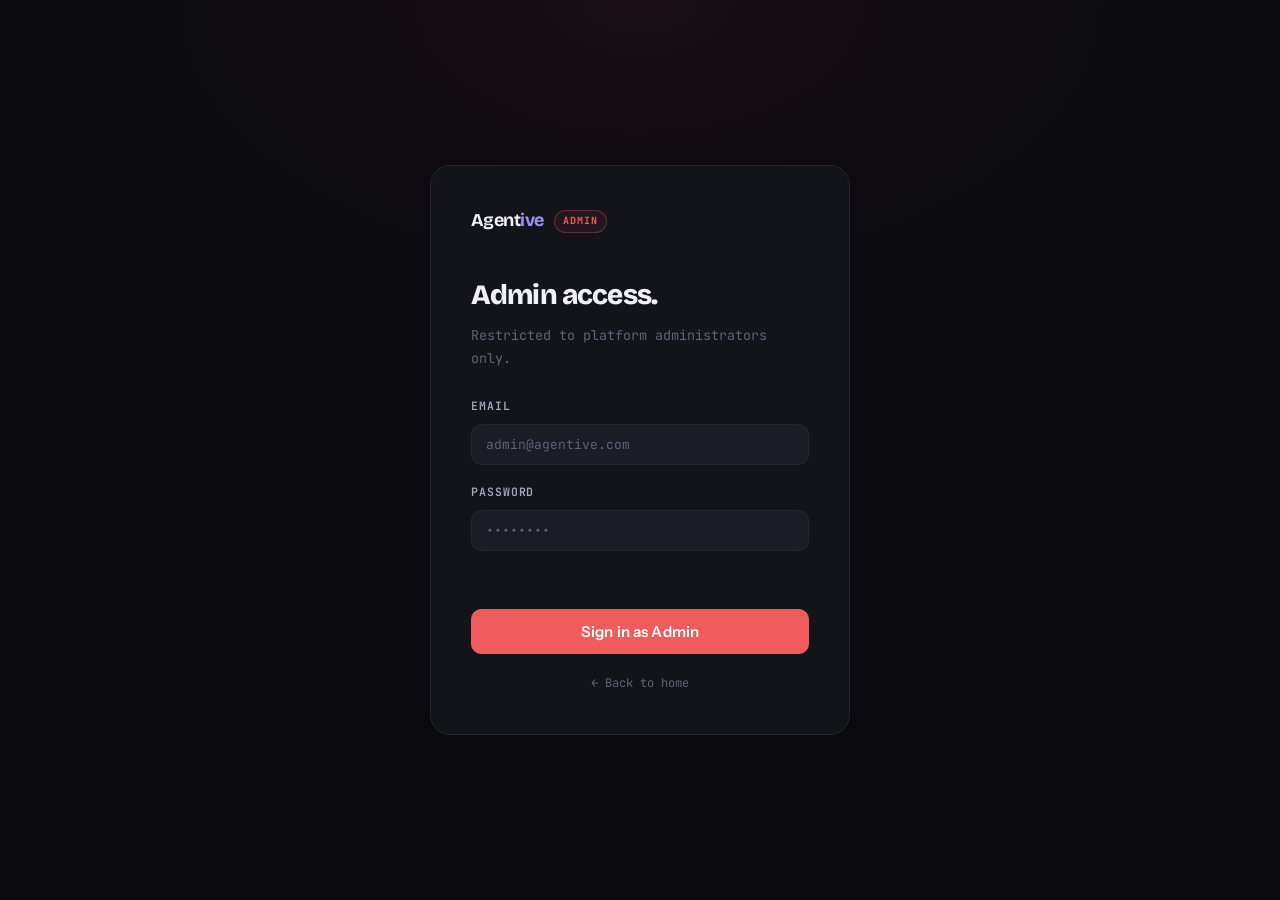
<file: frontend/admin-login.html>
<!DOCTYPE html>
<html lang="en">
<head>
  <meta charset="UTF-8"/>
  <meta name="viewport" content="width=device-width, initial-scale=1.0"/>
  <title>Admin — Agentive</title>
  <link rel="stylesheet" href="css/global.css"/>
  <link rel="stylesheet" href="css/admin.css"/>
</head>
<body>
<div class="admin-login-page">
  <div class="admin-login-card">

    <div class="admin-logo">
      <div class="navbar-logo" style="margin:0">Agent<span>ive</span></div>
      <span class="admin-logo-badge">Admin</span>
    </div>

    <h1 class="admin-login-title">Admin access.</h1>
    <p class="admin-login-sub">Restricted to platform administrators only.</p>

    <form class="admin-form" id="admin-form" onsubmit="return false">
      <div class="form-group">
        <label for="admin-email">Email</label>
        <input id="admin-email" type="email"
          placeholder="admin@agentive.com" autocomplete="email" required/>
      </div>
      <div class="form-group">
        <label for="admin-password">Password</label>
        <input id="admin-password" type="password"
          placeholder="••••••••" required/>
      </div>
      <p class="error-msg" id="admin-error"></p>
      <button type="submit" class="btn btn-primary">Sign in as Admin</button>
    </form>

    <p style="margin-top:20px;font-size:12px;color:var(--text-3);font-family:var(--font-mono);text-align:center">
      <a href="index.html" style="color:var(--text-3)">← Back to home</a>
    </p>
  </div>
</div>

<script type="module">
  const BASE = 'https://automated-agent-builder.onrender.com';

  document.getElementById('admin-form').addEventListener('submit', async e => {
    e.preventDefault();
    const errEl = document.getElementById('admin-error');
    const btn   = e.target.querySelector('button[type=submit]');
    errEl.textContent = '';
    btn.disabled = true; btn.textContent = 'Signing in…';

    const email    = document.getElementById('admin-email').value.trim();
    const password = document.getElementById('admin-password').value;

    try {
      const res = await fetch(`${BASE}/api/v1/admin/login`, {
        method: 'POST',
        headers: { 'Content-Type': 'application/json' },
        body: JSON.stringify({ email, password }),
      });
      const data = await res.json();
      if (!res.ok) throw new Error(data.detail || 'Invalid credentials');

      sessionStorage.setItem('admin_token', data.access_token);
      window.location.href = '/admin-dashboard.html';
    } catch (err) {
      errEl.textContent = err.message;
      btn.disabled = false; btn.textContent = 'Sign in as Admin';
    }
  });
</script>
</body>
</html>
</file>
<file: frontend/css/global.css>
@import url('https://fonts.googleapis.com/css2?family=Bricolage+Grotesque:opsz,wght@12..96,300;12..96,400;12..96,500;12..96,600;12..96,700;12..96,800&family=Instrument+Sans:ital,wght@0,400;0,500;0,600;0,700;1,400&family=JetBrains+Mono:wght@300;400;500&display=swap');

*, *::before, *::after { box-sizing: border-box; margin: 0; padding: 0; }

:root {
  /* Core palette */
  --ink:         #0a0a0f;
  --ink-2:       #13131a;
  --ink-3:       #1c1c26;
  --line:        #252530;
  --line-hi:     #333340;
  --fog:         #5a5a72;
  --mist:        #8888a0;
  --text:        #f0f0f5;
  --text-2:      #a8a8c0;
  --text-3:      #606078;

  /* Brand */
  --violet:      #7c6df0;
  --violet-2:    #9d91f5;
  --violet-3:    #5046c8;
  --violet-glow: rgba(124,109,240,0.12);
  --violet-dim:  rgba(124,109,240,0.06);

  /* Semantic */
  --danger:      #f05c5c;
  --danger-bg:   rgba(240,92,92,0.07);
  --success:     #4ade80;
  --warn:        #f0b429;

  /* Shape */
  --r-xs: 4px;
  --r-sm: 6px;
  --r:    10px;
  --r-lg: 14px;
  --r-xl: 20px;
  --r-2xl:28px;

  /* Type */
  --font-display: 'Bricolage Grotesque', sans-serif;
  --font-body:    'Instrument Sans', sans-serif;
  --font-mono:    'JetBrains Mono', monospace;

  /* Motion */
  --ease:     cubic-bezier(0.16, 1, 0.3, 1);
  --ease-out: cubic-bezier(0, 0, 0.2, 1);
  --t:        160ms;
  --t-slow:   320ms;

  /* Shadows */
  --shadow-sm: 0 1px 4px rgba(0,0,0,0.5);
  --shadow:    0 4px 20px rgba(0,0,0,0.55);
  --shadow-lg: 0 12px 48px rgba(0,0,0,0.7);
  --glow:      0 0 0 1px var(--violet), 0 0 24px var(--violet-glow);
}

html, body {
  background: var(--ink);
  color: var(--text);
  font-family: var(--font-body);
  font-size: 15px;
  line-height: 1.65;
  min-height: 100vh;
  -webkit-font-smoothing: antialiased;
  -moz-osx-font-smoothing: grayscale;
}

a { color: inherit; text-decoration: none; }
button { font-family: var(--font-body); cursor: pointer; border: none; outline: none; background: none; }
img { display: block; max-width: 100%; }

input, textarea, select {
  font-family: var(--font-mono);
  font-size: 13px;
  background: var(--ink-3);
  color: var(--text);
  border: 1px solid var(--line);
  border-radius: var(--r);
  padding: 11px 14px;
  width: 100%;
  outline: none;
  transition: border-color var(--t) var(--ease), box-shadow var(--t) var(--ease);
}
input:focus, textarea:focus, select:focus {
  border-color: var(--violet);
  box-shadow: 0 0 0 3px var(--violet-glow);
}
input::placeholder, textarea::placeholder { color: var(--text-3); }
select option { background: var(--ink-2); }

::-webkit-scrollbar { width: 3px; height: 3px; }
::-webkit-scrollbar-track { background: transparent; }
::-webkit-scrollbar-thumb { background: var(--line-hi); border-radius: 99px; }

/* ─── Buttons ─────────────────────────────────────────────────────── */
.btn {
  display: inline-flex; align-items: center; justify-content: center; gap: 8px;
  padding: 10px 20px; border-radius: var(--r); border: 1px solid transparent;
  font-family: var(--font-body); font-size: 14px; font-weight: 600;
  letter-spacing: 0.01em; cursor: pointer; white-space: nowrap;
  transition: all var(--t) var(--ease); position: relative; overflow: hidden;
}
.btn:disabled { opacity: 0.35; cursor: not-allowed; pointer-events: none; }

.btn-primary {
  background: var(--violet); color: #fff; border-color: var(--violet);
}
.btn-primary:hover {
  background: var(--violet-2); border-color: var(--violet-2);
  transform: translateY(-1px); box-shadow: 0 6px 24px rgba(124,109,240,0.35);
}

.btn-outline {
  background: transparent; color: var(--text); border-color: var(--line-hi);
}
.btn-outline:hover { border-color: var(--violet); color: var(--violet-2); background: var(--violet-dim); }

.btn-ghost {
  background: transparent; color: var(--text-2); border-color: transparent;
}
.btn-ghost:hover { color: var(--text); background: var(--ink-3); }

.btn-danger {
  background: transparent; color: var(--danger); border-color: transparent;
}
.btn-danger:hover { background: var(--danger-bg); }

.btn-sm { padding: 6px 14px; font-size: 13px; }
.btn-lg { padding: 14px 28px; font-size: 15px; font-weight: 700; }
.btn-icon { padding: 8px; border-radius: var(--r-sm); }

/* ─── Navbar ──────────────────────────────────────────────────────── */
.navbar {
  display: flex; align-items: center; justify-content: space-between;
  padding: 0 28px; border-bottom: 1px solid var(--line);
  background: rgba(10,10,15,0.88); backdrop-filter: blur(20px);
  position: sticky; top: 0; z-index: 200; height: 60px;
}
.navbar-logo {
  font-family: var(--font-display); font-size: 18px; font-weight: 700;
  color: var(--text); letter-spacing: -0.03em; user-select: none;
}
.navbar-logo span {
  color: var(--violet-2);
}
.navbar-right { display: flex; align-items: center; gap: 10px; }
.navbar-user {
  font-family: var(--font-mono); font-size: 12px; color: var(--text-3);
  padding: 4px 12px; border-radius: 99px; border: 1px solid var(--line);
  background: var(--ink-2);
}

/* ─── Tags ────────────────────────────────────────────────────────── */
.tag {
  display: inline-flex; align-items: center;
  padding: 2px 10px; border-radius: 99px;
  font-size: 10px; font-weight: 700; letter-spacing: 0.07em;
  text-transform: uppercase; font-family: var(--font-mono);
}
.tag-platform {
  background: rgba(124,109,240,0.1); color: var(--violet-2);
  border: 1px solid rgba(124,109,240,0.25);
}
.tag-user {
  background: var(--ink-3); color: var(--text-3); border: 1px solid var(--line);
}

/* ─── Form group ──────────────────────────────────────────────────── */
.form-group { display: flex; flex-direction: column; gap: 8px; }
.form-group label {
  font-size: 11.5px; font-weight: 600; letter-spacing: 0.08em;
  text-transform: uppercase; color: var(--text-2); font-family: var(--font-mono);
}
.form-group small {
  font-size: 12px; color: var(--text-3); font-family: var(--font-mono); line-height: 1.55;
}
.error-msg {
  color: var(--danger); font-size: 12.5px; font-family: var(--font-mono); min-height: 18px;
}

/* ─── Toast ───────────────────────────────────────────────────────── */
#toast-container {
  position: fixed; bottom: 28px; right: 28px; z-index: 9999;
  display: flex; flex-direction: column; gap: 8px; pointer-events: none;
}
.toast {
  display: flex; align-items: center; gap: 10px;
  padding: 12px 18px; border-radius: var(--r); max-width: 320px;
  font-size: 13.5px; line-height: 1.4; font-family: var(--font-body);
  background: var(--ink-3); border: 1px solid var(--line-hi);
  box-shadow: var(--shadow-lg); pointer-events: all;
  animation: tIn var(--t) var(--ease) forwards;
}
.toast.toast-error   { background: #150d0d; border-color: rgba(240,92,92,0.3); color: #f08080; }
.toast.toast-success { background: #0d150f; border-color: rgba(74,222,128,0.3); color: var(--success); }
.toast.toast-info    { color: var(--text-2); }
.toast.out { animation: tOut 180ms var(--ease-out) forwards; }
@keyframes tIn  { from { opacity:0; transform: translateY(10px) scale(.96); } to { opacity:1; transform:none; } }
@keyframes tOut { to   { opacity:0; transform: translateY(10px) scale(.96); } }

/* ─── Confirm ─────────────────────────────────────────────────────── */
.confirm-overlay {
  position: fixed; inset: 0; z-index: 9998; background: rgba(0,0,0,0.75);
  backdrop-filter: blur(8px); display: grid; place-items: center;
  animation: fadeIn 150ms var(--ease);
}
.confirm-box {
  background: var(--ink-2); border: 1px solid var(--line-hi);
  border-radius: var(--r-xl); padding: 32px; max-width: 380px; width: 90%;
  box-shadow: var(--shadow-lg); animation: slideUp 200ms var(--ease);
}
.confirm-box h3 {
  font-family: var(--font-display); font-size: 20px; font-weight: 700;
  margin-bottom: 10px; letter-spacing: -0.02em;
}
.confirm-box p  { font-size: 14px; color: var(--text-2); margin-bottom: 28px; line-height: 1.55; }
.confirm-actions{ display: flex; gap: 10px; justify-content: flex-end; }
@keyframes fadeIn  { from { opacity: 0; } to { opacity: 1; } }
@keyframes slideUp { from { transform: translateY(16px); opacity: 0; } to { transform: none; opacity: 1; } }

/* ─── Skeleton ────────────────────────────────────────────────────── */
.skeleton {
  background: linear-gradient(90deg, var(--ink-2) 25%, var(--ink-3) 50%, var(--ink-2) 75%);
  background-size: 200% 100%;
  animation: shimmer 1.5s infinite;
  border-radius: var(--r-lg);
}
@keyframes shimmer { 0% { background-position: 200% 0; } 100% { background-position: -200% 0; } }

/* ─── Section header ──────────────────────────────────────────────── */
.section-eyebrow {
  font-family: var(--font-mono); font-size: 11px; font-weight: 500;
  letter-spacing: 0.12em; text-transform: uppercase; color: var(--violet-2);
  margin-bottom: 12px; display: flex; align-items: center; gap: 10px;
}
.section-eyebrow::before {
  content: ''; width: 24px; height: 1px; background: var(--violet-2); display: block;
}

/* ─── Navbar user pill (clickable profile link) ───────────────────── */
.navbar-user-pill {
  display: flex; align-items: center; gap: 8px;
  padding: 4px 12px 4px 5px;
  border-radius: 99px; border: 1px solid var(--line);
  background: var(--ink-2); text-decoration: none;
  transition: all var(--t) var(--ease); cursor: pointer;
  font-family: var(--font-mono); font-size: 12.5px; color: var(--text-2);
  min-width: 80px;
}
.navbar-user-pill:hover {
  border-color: var(--violet); color: var(--violet-2);
  background: rgba(124,109,240,0.07);
}
.navbar-user-avatar {
  width: 26px; height: 26px; border-radius: 50%;
  background: linear-gradient(135deg, var(--violet), var(--violet-2));
  display: grid; place-items: center;
  font-size: 10px; font-weight: 800; color: #fff;
  flex-shrink: 0; font-family: var(--font-display);
}
</file>
<file: frontend/css/admin.css>
/* ═══════════════════════════════════════════════════════════════════
   admin.css — Styles for teammate's admin HTML structure
   Targets: .admin-layout, .admin-main, .stats-bar, .stat-card,
            .panel, .flags-table, .user-grid, .user-card, .drawer
═══════════════════════════════════════════════════════════════════ */

/* ── Layout ───────────────────────────────────────────────────────── */
.admin-layout {
  display: grid;
  grid-template-rows: 60px 1fr;
  min-height: 100vh;
  background: var(--ink);
}

.admin-main {
  padding: 40px 40px;
  max-width: 1200px;
  margin: 0 auto;
  width: 100%;
}

/* ── Page header ──────────────────────────────────────────────────── */
.page-header {
  margin-bottom: 36px;
}
.page-title {
  font-family: var(--font-display);
  font-size: 30px;
  font-weight: 800;
  letter-spacing: -0.03em;
  color: var(--text);
  margin-bottom: 6px;
}
.page-subtitle {
  font-size: 14px;
  color: var(--text-3);
  font-family: var(--font-mono);
}

/* ── Stats bar ────────────────────────────────────────────────────── */
.stats-bar {
  display: grid;
  grid-template-columns: repeat(auto-fill, minmax(210px, 1fr));
  gap: 14px;
  margin-bottom: 36px;
}

.stat-card {
  background: var(--ink-2);
  border: 1px solid var(--line);
  border-radius: var(--r-lg);
  padding: 20px 24px;
  transition: border-color var(--t-slow) var(--ease), transform var(--t-slow) var(--ease);
}
.stat-card:hover {
  border-color: rgba(240, 92, 92, 0.3);
  transform: translateY(-2px);
}
.stat-card-title {
  font-size: 11px;
  font-weight: 600;
  letter-spacing: 0.1em;
  text-transform: uppercase;
  color: var(--text-3);
  font-family: var(--font-mono);
  margin-bottom: 10px;
}
.stat-card-value {
  font-family: var(--font-display);
  font-size: 36px;
  font-weight: 800;
  letter-spacing: -0.04em;
  color: var(--text);
  line-height: 1;
  margin-bottom: 4px;
}
.stat-card-sub {
  font-size: 12px;
  color: var(--text-3);
  font-family: var(--font-mono);
}

/* ── Badge ────────────────────────────────────────────────────────── */
.badge {
  display: inline-flex;
  align-items: center;
  justify-content: center;
  min-width: 20px;
  height: 20px;
  padding: 0 6px;
  border-radius: 99px;
  background: var(--danger);
  color: #fff;
  font-size: 11px;
  font-weight: 700;
  font-family: var(--font-mono);
  margin-left: 8px;
}
.badge:empty { display: none; }

/* ── Section label ────────────────────────────────────────────────── */
.section-label {
  font-size: 11px;
  font-weight: 600;
  letter-spacing: 0.1em;
  text-transform: uppercase;
  color: var(--text-3);
  font-family: var(--font-mono);
  margin-bottom: 16px;
  display: flex;
  align-items: center;
  gap: 16px;
}
.section-label::after {
  content: '';
  flex: 1;
  height: 1px;
  background: var(--line);
}
#user-search {
  font-size: 12.5px;
  padding: 6px 12px;
  height: 32px;
  border-radius: var(--r);
  border: 1px solid var(--line);
  background: var(--ink-3);
  color: var(--text);
  font-family: var(--font-mono);
  outline: none;
  width: 220px;
  transition: border-color var(--t) var(--ease);
  flex-shrink: 0;
  /* override the section-label::after from consuming this element */
  order: -1;
  margin-left: auto;
}
#user-search:focus { border-color: var(--violet); }

/* ── Panel ────────────────────────────────────────────────────────── */
.panel {
  background: var(--ink-2);
  border: 1px solid var(--line);
  border-radius: var(--r-xl);
  overflow: hidden;
  margin-bottom: 32px;
}
.panel-title {
  padding: 16px 24px;
  border-bottom: 1px solid var(--line);
  font-family: var(--font-display);
  font-size: 16px;
  font-weight: 700;
  letter-spacing: -0.01em;
  display: flex;
  align-items: center;
}

/* ── Flags table ──────────────────────────────────────────────────── */
.flags-table {
  width: 100%;
  border-collapse: collapse;
}
.flags-table th {
  padding: 10px 20px;
  text-align: left;
  font-family: var(--font-mono);
  font-size: 11px;
  font-weight: 600;
  letter-spacing: 0.08em;
  text-transform: uppercase;
  color: var(--text-3);
  background: var(--ink-3);
  border-bottom: 1px solid var(--line);
}
.flags-table td {
  padding: 13px 20px;
  font-size: 13.5px;
  color: var(--text-2);
  border-bottom: 1px solid var(--line);
  transition: background var(--t) var(--ease);
}
.flags-table tr:last-child td { border-bottom: none; }
.flags-table tr:hover td { background: var(--ink-3); }

/* ── User grid ────────────────────────────────────────────────────── */
.user-grid {
  display: grid;
  grid-template-columns: repeat(auto-fill, minmax(280px, 1fr));
  gap: 14px;
  margin-bottom: 40px;
}

/* ── User card ────────────────────────────────────────────────────── */
.user-card {
  background: var(--ink-2);
  border: 1px solid var(--line);
  border-radius: var(--r-xl);
  padding: 20px;
  cursor: pointer;
  transition: border-color var(--t-slow) var(--ease),
              transform var(--t-slow) var(--ease),
              box-shadow var(--t-slow) var(--ease);
  position: relative;
  overflow: hidden;
}
.user-card:hover {
  border-color: rgba(240, 92, 92, 0.3);
  transform: translateY(-2px);
  box-shadow: 0 8px 28px rgba(0, 0, 0, 0.35);
}
.user-card-header {
  display: flex;
  align-items: center;
  gap: 12px;
  margin-bottom: 12px;
}
.user-avatar {
  width: 40px;
  height: 40px;
  border-radius: 50%;
  background: linear-gradient(135deg, var(--violet), var(--violet-2));
  display: grid;
  place-items: center;
  font-family: var(--font-display);
  font-size: 15px;
  font-weight: 800;
  color: #fff;
  flex-shrink: 0;
}
.user-avatar.banned {
  background: linear-gradient(135deg, var(--danger), #ff8080);
}
.user-name {
  font-family: var(--font-display);
  font-size: 15px;
  font-weight: 700;
  letter-spacing: -0.01em;
  color: var(--text);
}
.user-email {
  font-size: 12px;
  color: var(--text-3);
  font-family: var(--font-mono);
  margin-top: 2px;
}
.user-card-footer {
  display: flex;
  align-items: center;
  justify-content: space-between;
  padding-top: 12px;
  border-top: 1px solid var(--line);
}
.user-status {
  display: flex;
  align-items: center;
  gap: 6px;
  font-size: 12px;
  font-family: var(--font-mono);
  color: var(--text-3);
}
.status-dot {
  width: 7px;
  height: 7px;
  border-radius: 50%;
}
.status-dot.active   { background: var(--success); }
.status-dot.banned   { background: var(--danger); }
.status-dot.inactive { background: var(--text-3); }
.user-joined {
  font-size: 11px;
  color: var(--text-3);
  font-family: var(--font-mono);
}

/* ── Drawer ───────────────────────────────────────────────────────── */
.drawer-overlay {
  position: fixed;
  inset: 0;
  background: rgba(0, 0, 0, 0.65);
  backdrop-filter: blur(6px);
  z-index: 300;
  opacity: 0;
  pointer-events: none;
  transition: opacity var(--t-slow) var(--ease);
}
.drawer-overlay.open {
  opacity: 1;
  pointer-events: all;
}
.drawer {
  position: fixed;
  top: 0;
  right: 0;
  bottom: 0;
  width: 420px;
  max-width: 95vw;
  background: var(--ink-2);
  border-left: 1px solid var(--line);
  z-index: 301;
  overflow-y: auto;
  transform: translateX(100%);
  transition: transform var(--t-slow) var(--ease);
  box-shadow: -12px 0 48px rgba(0, 0, 0, 0.5);
  padding: 28px;
}
.drawer.open {
  transform: translateX(0);
}
.drawer-header {
  display: flex;
  align-items: center;
  justify-content: space-between;
  margin-bottom: 24px;
}
.drawer-title {
  font-family: var(--font-display);
  font-size: 20px;
  font-weight: 700;
  letter-spacing: -0.02em;
}
.drawer-close {
  width: 32px;
  height: 32px;
  border-radius: var(--r-sm);
  border: 1px solid var(--line);
  background: var(--ink-3);
  color: var(--text-3);
  display: grid;
  place-items: center;
  cursor: pointer;
  font-size: 16px;
  transition: all var(--t) var(--ease);
}
.drawer-close:hover {
  color: var(--text);
  border-color: var(--line-hi);
  background: var(--line);
}
.drawer-stat-grid {
  display: grid;
  grid-template-columns: 1fr 1fr;
  gap: 10px;
  margin-bottom: 20px;
}
.drawer-stat {
  background: var(--ink-3);
  border: 1px solid var(--line);
  border-radius: var(--r-lg);
  padding: 14px 16px;
}
.drawer-stat-val {
  font-family: var(--font-display);
  font-size: 24px;
  font-weight: 800;
  letter-spacing: -0.03em;
  margin-bottom: 3px;
}
.drawer-stat-label {
  font-size: 11px;
  color: var(--text-3);
  font-family: var(--font-mono);
}
.drawer-actions {
  display: flex;
  gap: 10px;
  margin-top: 20px;
}
.btn-ban {
  background: var(--danger);
  color: #fff;
  border: 1px solid var(--danger);
}
.btn-ban:hover {
  background: #ff7070;
  border-color: #ff7070;
}
.btn-unban {
  background: var(--success);
  color: #080809;
  border: 1px solid var(--success);
}
.btn-unban:hover {
  background: #6eeea0;
  border-color: #6eeea0;
}

/* ── Action buttons in tables ─────────────────────────────────────── */
.tbl-btn {
  padding: 4px 12px;
  font-size: 11.5px;
  font-family: var(--font-mono);
  border-radius: var(--r-sm);
  border: 1px solid var(--line);
  background: var(--ink-3);
  color: var(--text-2);
  cursor: pointer;
  transition: all var(--t) var(--ease);
}
.tbl-btn:hover { color: var(--text); border-color: var(--line-hi); }
.tbl-btn.resolve:hover { color: var(--success); border-color: rgba(74,222,128,0.3); background: rgba(74,222,128,0.06); }

/* ── Skeleton override for stat-card ─────────────────────────────── */
.stat-card.skeleton {
  background: linear-gradient(90deg, var(--ink-2) 25%, var(--ink-3) 50%, var(--ink-2) 75%);
  background-size: 200% 100%;
  animation: shimmer 1.5s infinite;
  border: 1px solid var(--line);
}
.user-card.skeleton {
  background: linear-gradient(90deg, var(--ink-2) 25%, var(--ink-3) 50%, var(--ink-2) 75%);
  background-size: 200% 100%;
  animation: shimmer 1.5s infinite;
  cursor: default;
}
@keyframes shimmer { 0%{background-position:200% 0;} 100%{background-position:-200% 0;} }

/* ── Responsive ───────────────────────────────────────────────────── */
@media (max-width: 768px) {
  .admin-main { padding: 24px 16px; }
  .stats-bar { grid-template-columns: 1fr 1fr; }
  .drawer { width: 100%; }
}

/* ── Admin login page (kept for admin-login.html) ─────────────────── */
.admin-login-page {
  min-height: 100vh;
  display: grid;
  place-items: center;
  padding: 24px;
  background:
    radial-gradient(ellipse 60% 50% at 50% 0%, rgba(240,92,92,0.07) 0%, transparent 65%),
    var(--ink);
}
.admin-login-card {
  width: 100%; max-width: 420px;
  background: var(--ink-2); border: 1px solid var(--line);
  border-radius: var(--r-xl); padding: 40px;
}
.admin-logo { display:flex; align-items:center; gap:10px; margin-bottom:36px; }
.admin-logo-badge {
  font-family:var(--font-mono); font-size:10px; font-weight:700;
  letter-spacing:0.1em; text-transform:uppercase; color:var(--danger);
  background:var(--danger-bg); border:1px solid rgba(240,92,92,0.3);
  padding:2px 8px; border-radius:99px;
}
.admin-login-title {
  font-family:var(--font-display); font-size:28px; font-weight:800;
  letter-spacing:-0.03em; margin-bottom:6px;
}
.admin-login-sub {
  font-size:13.5px; color:var(--text-3); margin-bottom:28px; font-family:var(--font-mono);
}
.admin-form { display:flex; flex-direction:column; gap:18px; }
.admin-form .btn-primary {
  width:100%; padding:12px; font-size:15px;
  background:var(--danger); border-color:var(--danger); margin-top:4px;
}
.admin-form .btn-primary:hover {
  background:#ff7070; border-color:#ff7070; box-shadow:0 4px 20px rgba(240,92,92,0.3);
}
</file>
